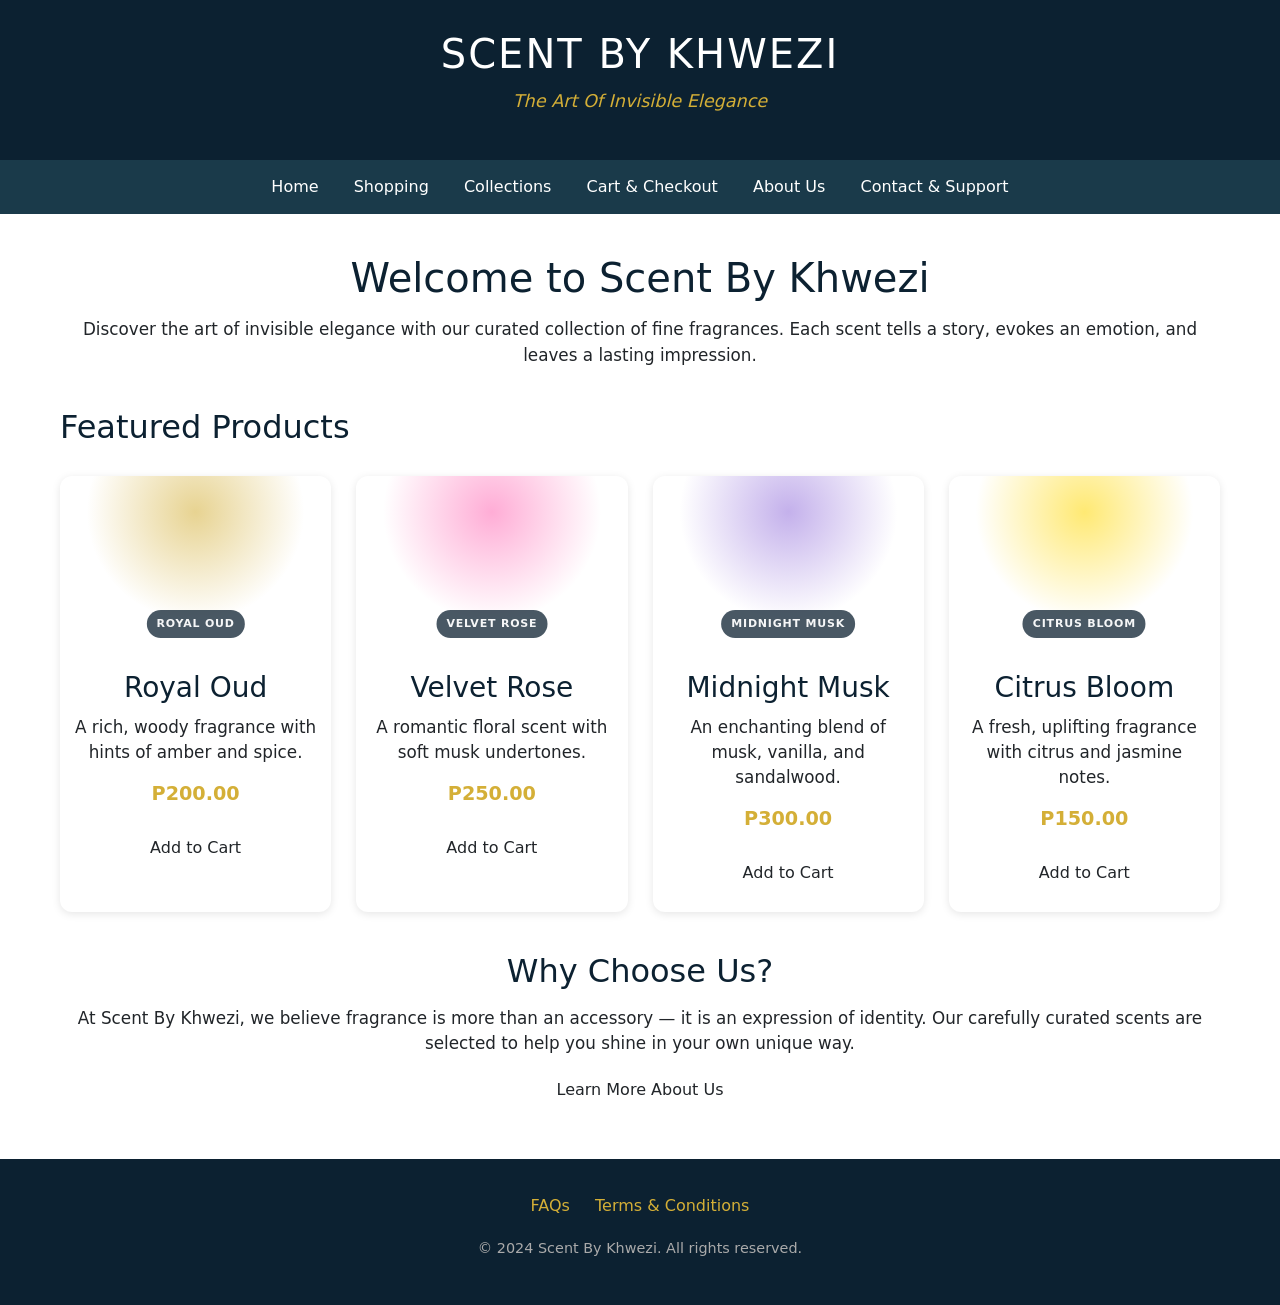
<file: index.html>
<!DOCTYPE html>
<html lang="en">
<head>
    <meta charset="UTF-8">
    <meta name="viewport" content="width=device-width, initial-scale=1">
    <title>Home - Scent By Khwezi</title>
    <link rel="stylesheet" href="style.css">

    <!-- Bootstrap 5 CSS -->
    <link href="https://cdn.jsdelivr.net/npm/bootstrap@5.3.3/dist/css/bootstrap.min.css" rel="stylesheet">
</head>
<body>

    <!-- Header Section -->
    <header>
        <h1>Scent By Khwezi</h1>
        <p>The Art Of Invisible Elegance</p>
    </header>

    <!-- Navigation -->
    <nav>
        <a href="index.html">Home</a>
        <a href="shopping.html">Shopping</a>
        <a href="collections.html">Collections</a>
        <a href="cart&checkout.html">Cart & Checkout</a>
        <a href="aboutus.html">About Us</a>
        <a href="contact.html">Contact & Support</a>
    </nav>

    <!-- Main Content -->
    <main>
        <section class="text-center">
            <h1>Welcome to Scent By Khwezi</h1>
            <p>Discover the art of invisible elegance with our curated collection of fine fragrances. Each scent tells a story, evokes an emotion, and leaves a lasting impression.</p>
        </section>

        <section>
            <h2>Featured Products</h2>
            <div class="product-grid">
                <div class="product-card">
                    <div class="perfume-img img-oud" data-name="Royal Oud"></div>
                    <h3>Royal Oud</h3>
                    <p>A rich, woody fragrance with hints of amber and spice.</p>
<p class="price">P200.00</p>
                    <button class="btn submit-btn">Add to Cart</button>
                </div>
                <div class="product-card">
                    <div class="perfume-img img-rose" data-name="Velvet Rose"></div>
                    <h3>Velvet Rose</h3>
                    <p>A romantic floral scent with soft musk undertones.</p>
<p class="price">P250.00</p>
                    <button class="btn submit-btn">Add to Cart</button>
                </div>
                <div class="product-card">
                    <div class="perfume-img img-musk" data-name="Midnight Musk"></div>
                    <h3>Midnight Musk</h3>
                    <p>An enchanting blend of musk, vanilla, and sandalwood.</p>
<p class="price">P300.00</p>
                    <button class="btn submit-btn">Add to Cart</button>
                </div>
                <div class="product-card">
                    <div class="perfume-img img-citrus" data-name="Citrus Bloom"></div>
                    <h3>Citrus Bloom</h3>
                    <p>A fresh, uplifting fragrance with citrus and jasmine notes.</p>
<p class="price">P150.00</p>
                    <button class="btn submit-btn">Add to Cart</button>
                </div>
        </section>

        <section class="text-center">
            <h2>Why Choose Us?</h2>
            <p>At Scent By Khwezi, we believe fragrance is more than an accessory — it is an expression of identity. Our carefully curated scents are selected to help you shine in your own unique way.</p>
            <p><a href="aboutus.html" class="btn submit-btn">Learn More About Us</a></p>
        </section>
    </main>

    <!-- Footer Section -->
    <footer>
        <div>
            <a href="faq.html">FAQs</a>
            <a href="terms.html">Terms & Conditions</a>
        </div>
        <p>&copy; 2024 Scent By Khwezi. All rights reserved.</p>
</footer>

    <!-- Bootstrap 5 JS bundle -->
    <script src="https://cdn.jsdelivr.net/npm/bootstrap@5.3.3/dist/js/bootstrap.bundle.min.js"></script>
    <!-- Shared JS -->
    <script src="app.js"></script>
</body>
</html>
</file>
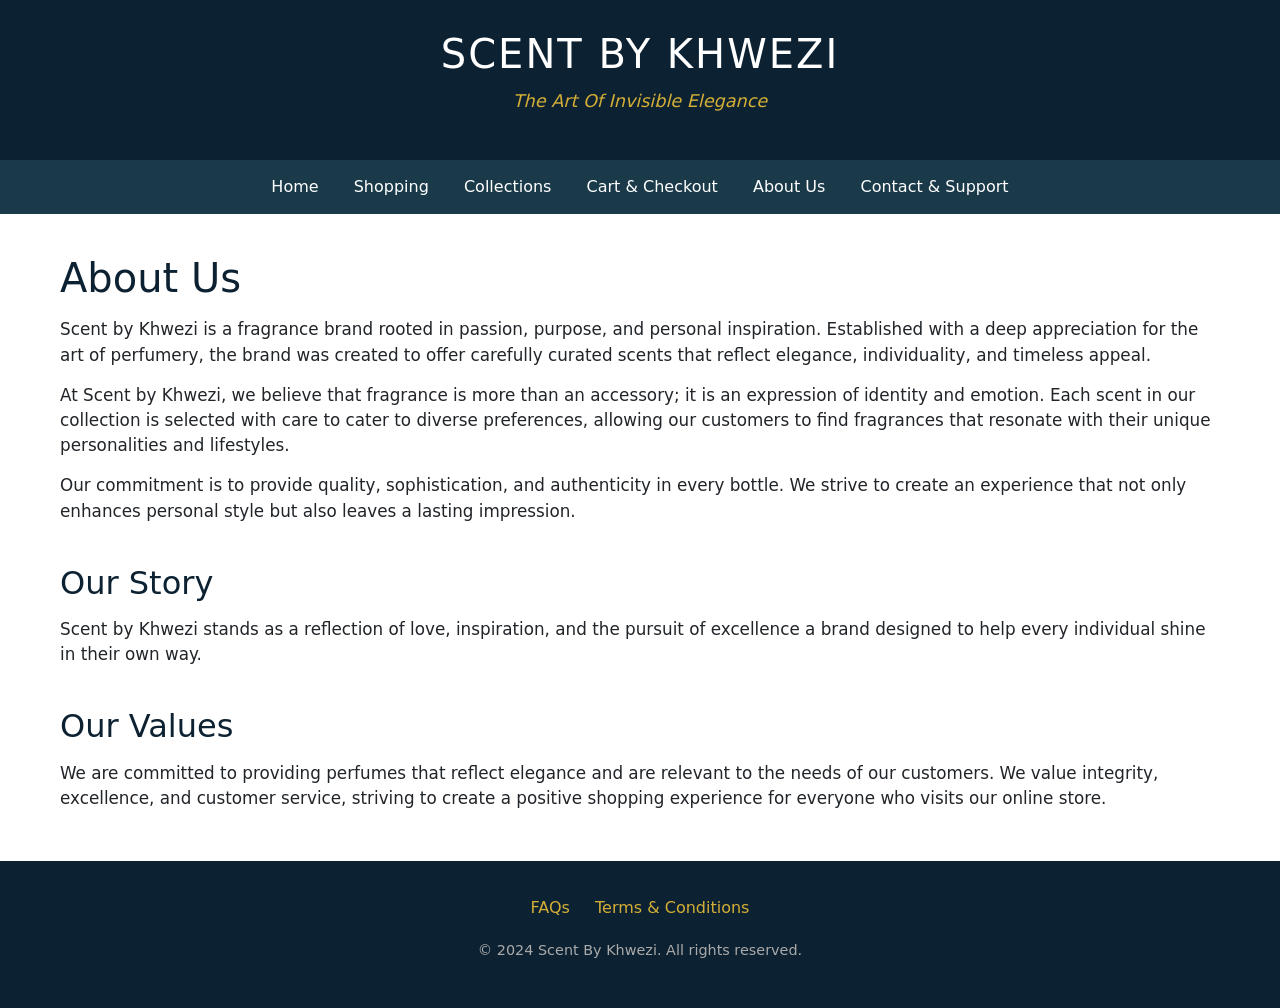
<file: aboutus.html>
<!DOCTYPE html>
<html lang="en">
<head>
    <meta charset="UTF-8">
    <meta name="viewport" content="width=device-width, initial-scale=1">
    <title>About Us - Scent By Khwezi</title>
    <link rel="stylesheet" href="style.css">

    <!-- Bootstrap 5 CSS -->
    <link href="https://cdn.jsdelivr.net/npm/bootstrap@5.3.3/dist/css/bootstrap.min.css" rel="stylesheet">
</head>
<body>

    <!-- Header Section -->
    <header>
        <h1>Scent By Khwezi</h1>
        <p>The Art Of Invisible Elegance</p>
    </header>

    <!-- Navigation -->
    <nav>
        <a href="index.html">Home</a>
        <a href="shopping.html">Shopping</a>
        <a href="collections.html">Collections</a>
        <a href="cart&checkout.html">Cart & Checkout</a>
        <a href="aboutus.html">About Us</a>
        <a href="contact.html">Contact & Support</a>
    </nav>

    <!-- Main Content -->
    <main>
        <section>
            <h1>About Us</h1>
            <p>Scent by Khwezi is a fragrance brand rooted in passion, purpose, and personal inspiration. Established with a deep appreciation for the art of perfumery, the brand was created to offer carefully curated scents that reflect elegance, individuality, and timeless appeal.</p>
            <p>At Scent by Khwezi, we believe that fragrance is more than an accessory; it is an expression of identity and emotion. Each scent in our collection is selected with care to cater to diverse preferences, allowing our customers to find fragrances that resonate with their unique personalities and lifestyles.</p>
            <p>Our commitment is to provide quality, sophistication, and authenticity in every bottle. We strive to create an experience that not only enhances personal style but also leaves a lasting impression.</p>
        </section>

        <section>
<h2>Our Story</h2>
            <p>Scent by Khwezi stands as a reflection of love, inspiration, and the pursuit of excellence a brand designed to help every individual shine in their own way.</p>
        </section>

        <section>
            <h2>Our Values</h2>
            <p>We are committed to providing perfumes that reflect elegance and are relevant to the needs of our customers. We value integrity, excellence, and customer service, striving to create a positive shopping experience for everyone who visits our online store.</p>
        </section>
    </main>

    <!-- Footer Section -->
    <footer>
        <div>
            <a href="faq.html">FAQs</a>
            <a href="terms.html">Terms & Conditions</a>
        </div>
        <p>&copy; 2024 Scent By Khwezi. All rights reserved.</p>
</footer>

    <!-- Bootstrap 5 JS bundle -->
    <script src="https://cdn.jsdelivr.net/npm/bootstrap@5.3.3/dist/js/bootstrap.bundle.min.js"></script>
    <!-- Shared JS -->
    <script src="app.js"></script>
</body>
</html>
</file>
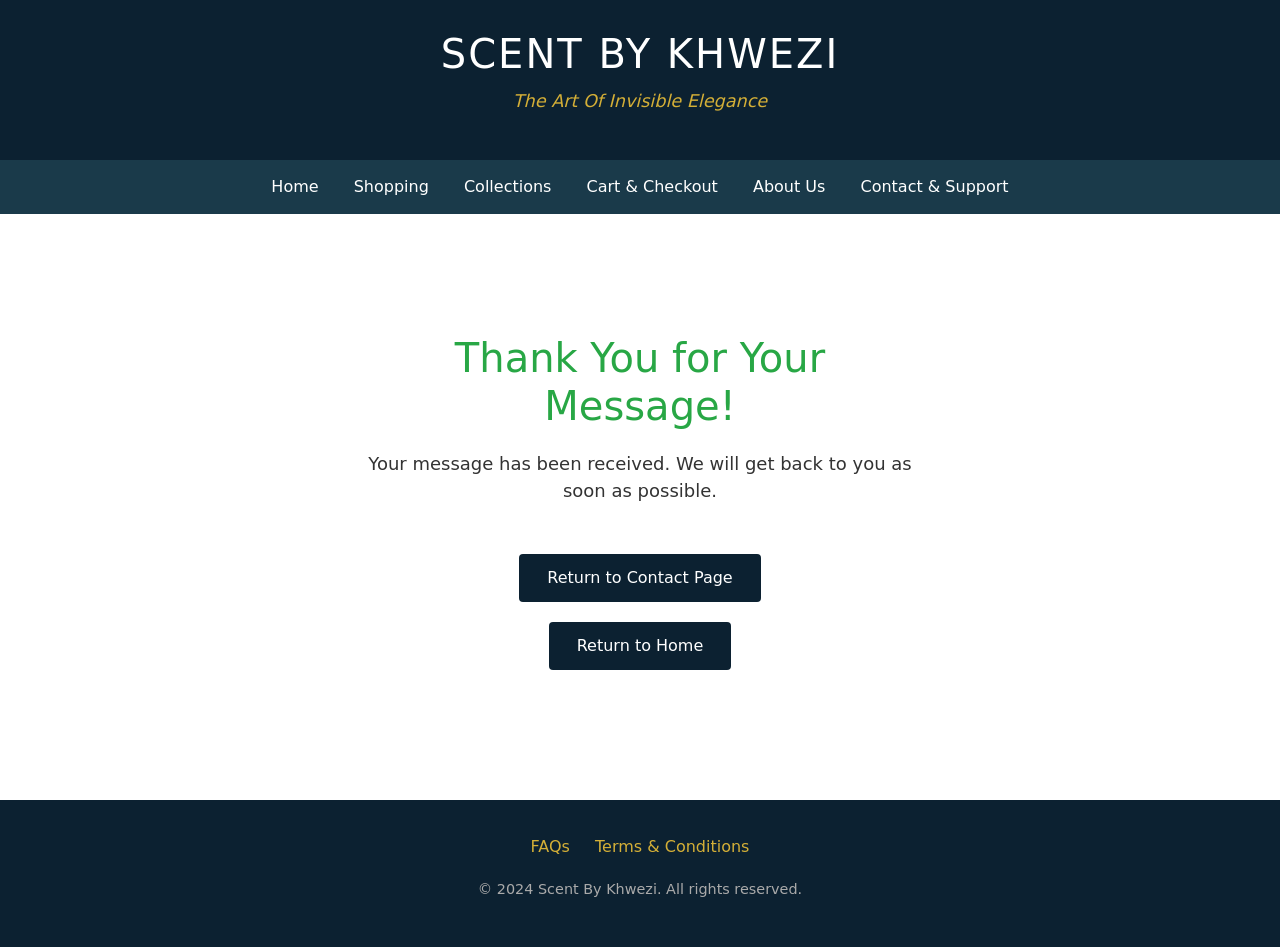
<file: acknowledgement.html>
<!DOCTYPE html>
<html lang="en">
<head>
    <meta charset="UTF-8">
    <meta name="viewport" content="width=device-width, initial-scale=1">
    <title>Thank You - Scent By Khwezi</title>
    <link rel="stylesheet" href="style.css">

    <!-- Bootstrap 5 CSS -->
    <link href="https://cdn.jsdelivr.net/npm/bootstrap@5.3.3/dist/css/bootstrap.min.css" rel="stylesheet">
    <style>

        .thank-you-container {
            text-align: center;
            padding: 80px 20px;
            max-width: 600px;
            margin: 0 auto;
        }

        .thank-you-container h1 {
            color: #28a745;
            margin-bottom: 20px;
        }

        .thank-you-container p {
            font-size: 18px;
            color: #333;
            margin-bottom: 30px;
        }

        .thank-you-container a {
            display: inline-block;
            margin-top: 20px;
            padding: 12px 28px;
            background-color: #0c2131;
            color: white;
            text-decoration: none;
            border-radius: 4px;
            transition: background-color 0.3s;
        }

        .thank-you-container a:hover {
            background-color: #1a3a4a;
        }
    </style>
</head>    
<body>

    <!-- Header Section -->
    <header>
        <h1>Scent By Khwezi</h1>
        <p>The Art Of Invisible Elegance</p>
    </header>

    <!-- Navigation -->
    <nav>
        <a href="index.html">Home</a>
        <a href="shopping.html">Shopping</a>
        <a href="collections.html">Collections</a>
        <a href="cart&checkout.html">Cart & Checkout</a>
        <a href="aboutus.html">About Us</a>
        <a href="contact.html">Contact & Support</a>
    </nav>

    <!-- Main Content -->
    <main>
        <div class="thank-you-container">
            <h1>Thank You for Your Message!</h1>
            <p>Your message has been received. We will get back to you as soon as possible.</p>
            <a href="contact.html">Return to Contact Page</a>
            <br>
            <a href="index.html">Return to Home</a>
        </div>
    </main>

    <!-- Footer Section -->
    <footer>
        <div>
            <a href="faq.html">FAQs</a>
            <a href="terms.html">Terms & Conditions</a>
        </div>
        <p>&copy; 2024 Scent By Khwezi. All rights reserved.</p>
</footer>

    <!-- Bootstrap 5 JS bundle -->
    <script src="https://cdn.jsdelivr.net/npm/bootstrap@5.3.3/dist/js/bootstrap.bundle.min.js"></script>
    <!-- Shared JS -->
    <script src="app.js"></script>
</body>
</html>
</file>
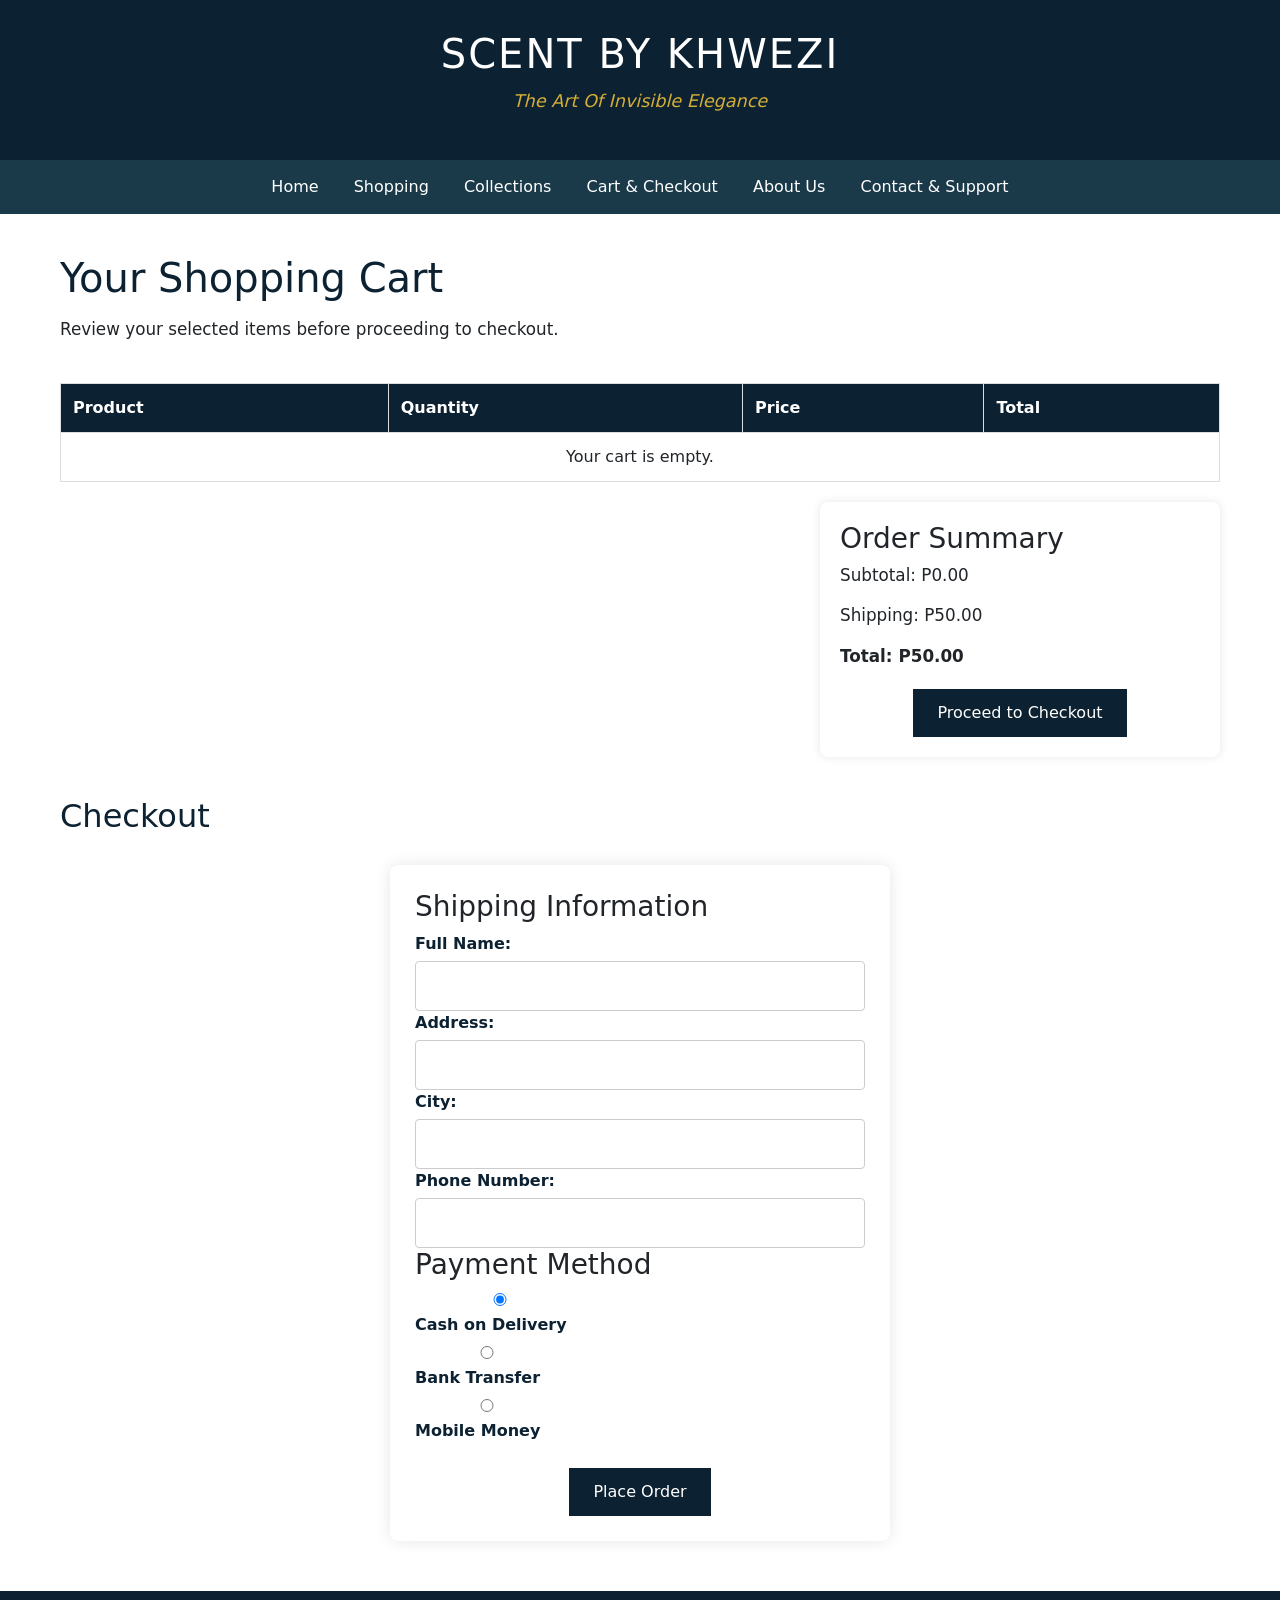
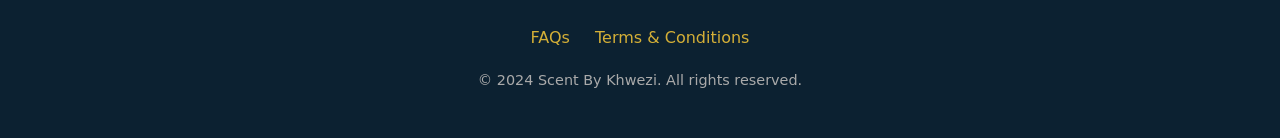
<file: cart&checkout.html>
<!DOCTYPE html>
<html lang="en">
<head>
    <meta charset="UTF-8">
    <meta name="viewport" content="width=device-width, initial-scale=1">
    <title>Cart & Checkout - Scent By Khwezi</title>
    <link rel="stylesheet" href="style.css">

    <!-- Bootstrap 5 CSS -->
    <link href="https://cdn.jsdelivr.net/npm/bootstrap@5.3.3/dist/css/bootstrap.min.css" rel="stylesheet">
</head>
<body>

    <!-- Header Section -->
    <header>
        <h1>Scent By Khwezi</h1>
        <p>The Art Of Invisible Elegance</p>
    </header>

    <!-- Navigation -->
    <nav>
        <a href="index.html">Home</a>
        <a href="shopping.html">Shopping</a>
        <a href="collections.html">Collections</a>
        <a href="cart&checkout.html">Cart & Checkout</a>
        <a href="aboutus.html">About Us</a>
        <a href="contact.html">Contact & Support</a>
    </nav>

    <!-- Main Content -->
    <main>
        <section>
            <h1>Your Shopping Cart</h1>
            <p>Review your selected items before proceeding to checkout.</p>
        </section>

        <section>
            <table class="cart-table">
                <thead>
                    <tr>
                        <th>Product</th>
                        <th>Quantity</th>
                        <th>Price</th>
                        <th>Total</th>
                    </tr>
                </thead>
                <tbody id="cartTableBody">
                    <tr>
                        <td colspan="4" style="text-align:center;">Loading cart...</td>
                    </tr>
                </tbody>
            </table>


            <div class="cart-summary">
                <h3>Order Summary</h3>
                <p>Subtotal: <span id="cartSubtotal">P0.00</span></p>
                <p>Shipping: <span id="cartShipping">P50.00</span></p>
                <p><strong>Total: <span id="cartTotal">P50.00</span></strong></p>

                <div class="button">
                    <button type="button" class="submit-btn" id="proceedCheckout">Proceed to Checkout</button>
                </div>

        </section>

        <section>
            <h2>Checkout</h2>
            <form action="acknowledgement.html" method="get" id="checkoutForm">

                <h3>Shipping Information</h3>
                <label for="fullname">Full Name:</label>
                <input type="text" id="fullname" name="fullname" required>

                <label for="address">Address:</label>
                <input type="text" id="address" name="address" required>

                <label for="city">City:</label>
                <input type="text" id="city" name="city" required>

                <label for="phone">Phone Number:</label>
                <input type="tel" id="phone" name="phone" required>

                <h3>Payment Method</h3>
                <label>
                    <input type="radio" name="payment" value="cod" checked> Cash on Delivery
                </label><br>
                <label>
                    <input type="radio" name="payment" value="bank"> Bank Transfer
                </label><br>
                <label>
                    <input type="radio" name="payment" value="mobile"> Mobile Money
                </label>

                <div class="button">
                    <button type="submit" class="submit-btn" id="placeOrderBtn">Place Order</button>
                </div>

            </form>
        </section>
    </main>

    <!-- Footer Section -->
    <footer>
        <div>
            <a href="faq.html">FAQs</a>
            <a href="terms.html">Terms & Conditions</a>
        </div>
        <p>&copy; 2024 Scent By Khwezi. All rights reserved.</p>
</footer>

    <!-- Bootstrap 5 JS bundle -->
    <script src="https://cdn.jsdelivr.net/npm/bootstrap@5.3.3/dist/js/bootstrap.bundle.min.js"></script>
    <!-- Shared JS -->
    <script src="app.js"></script>
    <script>
      // Cart page will be rendered by app.js (renderCartFromStorage)
    </script>
</body>
</html>
</file>
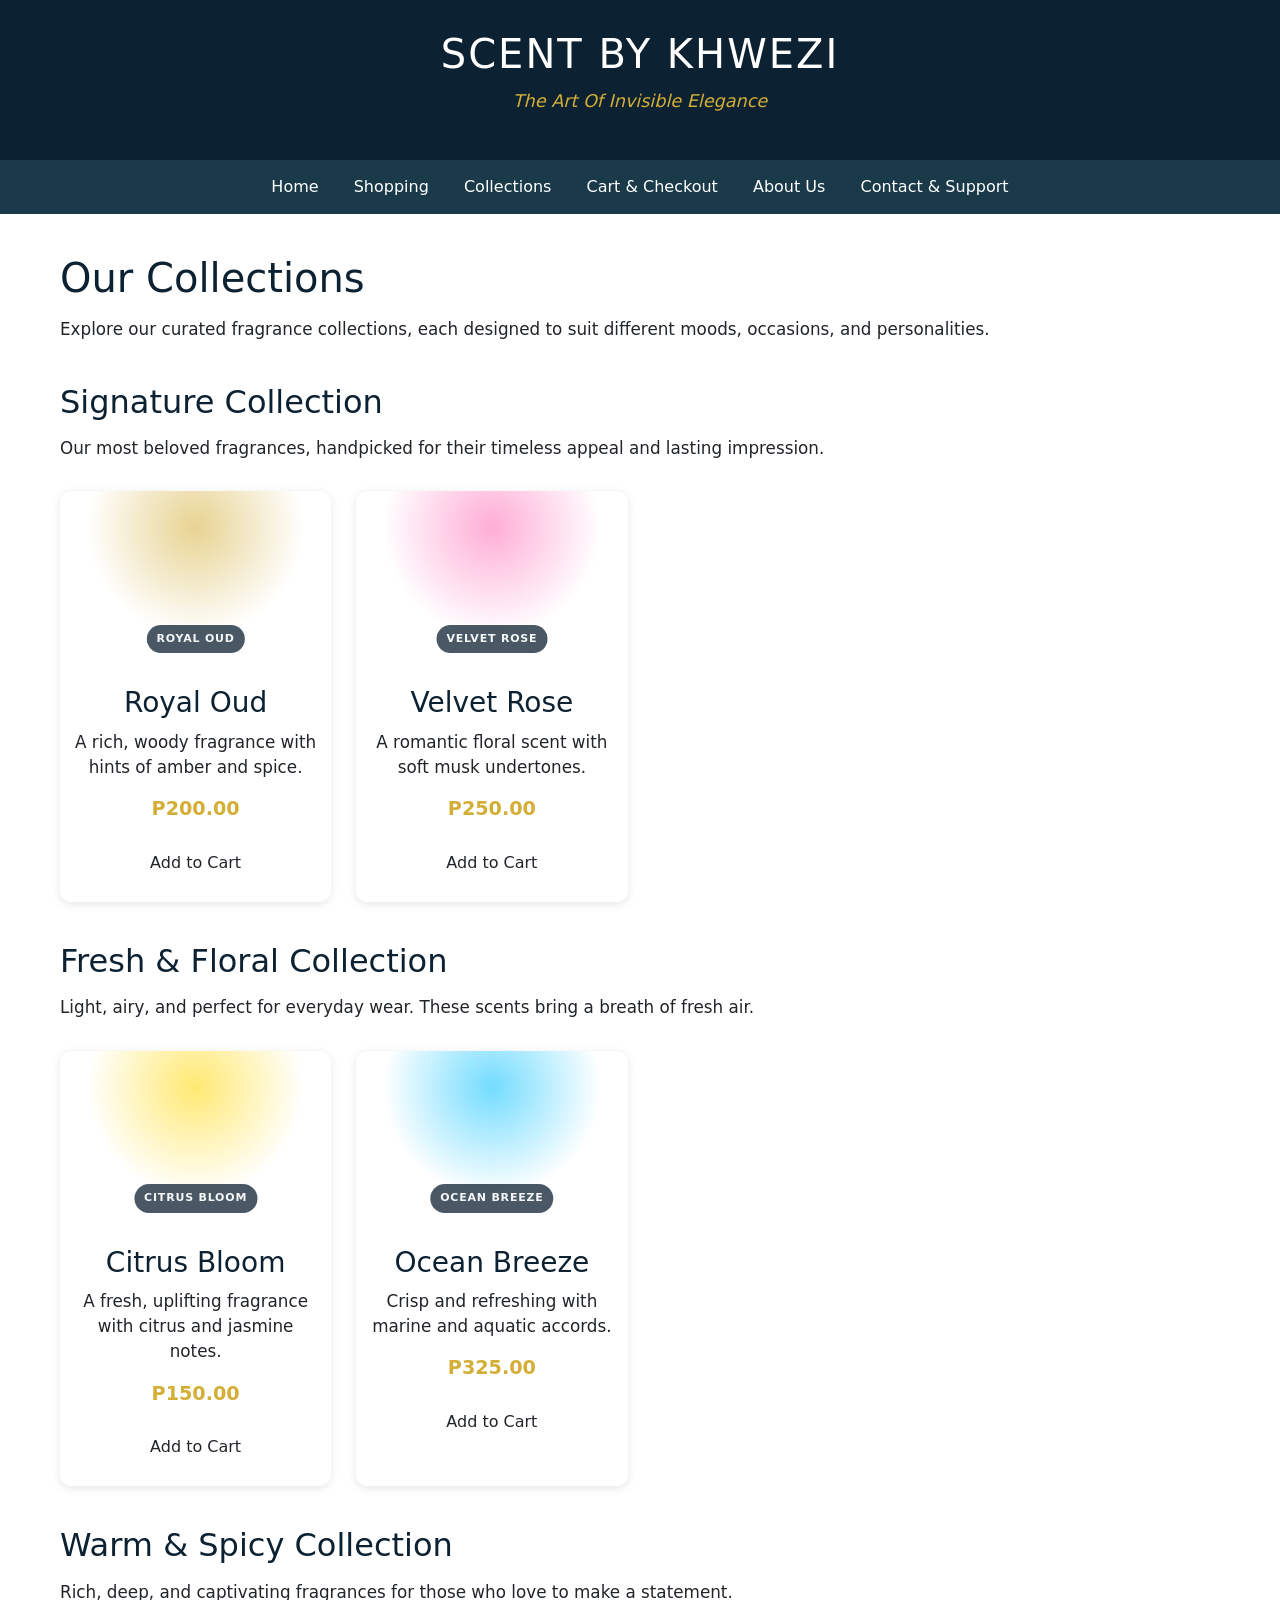
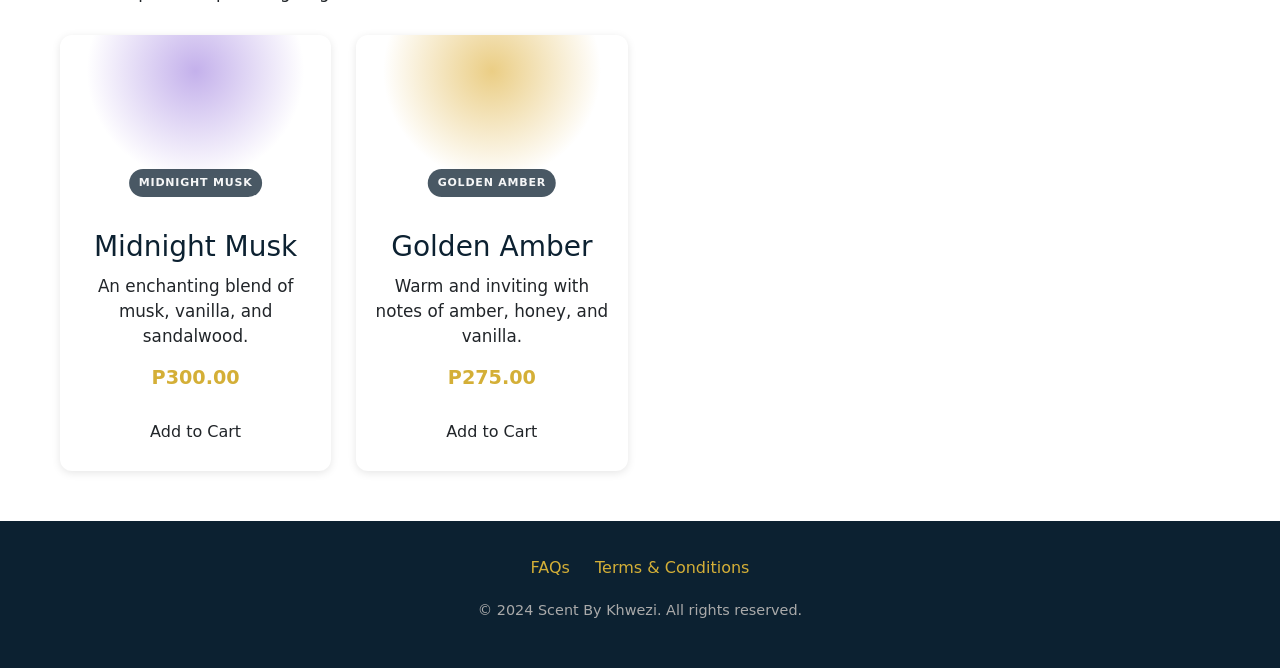
<file: collections.html>
<!DOCTYPE html>
<html lang="en">
<head>
    <meta charset="UTF-8">
    <meta name="viewport" content="width=device-width, initial-scale=1">
    <title>Collections - Scent By Khwezi</title>
    <link rel="stylesheet" href="style.css">

    <!-- Bootstrap 5 CSS -->
    <link href="https://cdn.jsdelivr.net/npm/bootstrap@5.3.3/dist/css/bootstrap.min.css" rel="stylesheet">
</head>
<body>

    <!-- Header Section -->
    <header>
        <h1>Scent By Khwezi</h1>
        <p>The Art Of Invisible Elegance</p>
    </header>

    <!-- Navigation -->
    <nav>
        <a href="index.html">Home</a>
        <a href="shopping.html">Shopping</a>
        <a href="collections.html">Collections</a>
        <a href="cart&checkout.html">Cart & Checkout</a>
        <a href="aboutus.html">About Us</a>
        <a href="contact.html">Contact & Support</a>
    </nav>

    <!-- Main Content -->
    <main>
        <section>
            <h1>Our Collections</h1>
            <p>Explore our curated fragrance collections, each designed to suit different moods, occasions, and personalities.</p>
        </section>

        <section>
            <h2>Signature Collection</h2>
            <p>Our most beloved fragrances, handpicked for their timeless appeal and lasting impression.</p>
            <div class="product-grid">
                <div class="product-card">
                    <div class="perfume-img img-oud" data-name="Royal Oud"></div>
                    <h3>Royal Oud</h3>
                    <p>A rich, woody fragrance with hints of amber and spice.</p>
<p class="price">P200.00</p>
                    <button class="btn submit-btn">Add to Cart</button>
                </div>
                <div class="product-card">
                    <div class="perfume-img img-rose" data-name="Velvet Rose"></div>
                    <h3>Velvet Rose</h3>
                    <p>A romantic floral scent with soft musk undertones.</p>
<p class="price">P250.00</p>
                    <button class="btn submit-btn">Add to Cart</button>
                </div>
        </section>

        <section>
            <h2>Fresh & Floral Collection</h2>
            <p>Light, airy, and perfect for everyday wear. These scents bring a breath of fresh air.</p>
            <div class="product-grid">
                <div class="product-card">
                    <div class="perfume-img img-citrus" data-name="Citrus Bloom"></div>
                    <h3>Citrus Bloom</h3>
                    <p>A fresh, uplifting fragrance with citrus and jasmine notes.</p>
<p class="price">P150.00</p>
                    <button class="btn submit-btn">Add to Cart</button>
                </div>
                <div class="product-card">
                    <div class="perfume-img img-ocean" data-name="Ocean Breeze"></div>
                    <h3>Ocean Breeze</h3>
                    <p>Crisp and refreshing with marine and aquatic accords.</p>
<p class="price">P325.00</p>
                    <button class="btn submit-btn">Add to Cart</button>
                </div>
        </section>

        <section>
            <h2>Warm & Spicy Collection</h2>
            <p>Rich, deep, and captivating fragrances for those who love to make a statement.</p>
            <div class="product-grid">
                <div class="product-card">
                    <div class="perfume-img img-musk" data-name="Midnight Musk"></div>
                    <h3>Midnight Musk</h3>
                    <p>An enchanting blend of musk, vanilla, and sandalwood.</p>
<p class="price">P300.00</p>
                    <button class="btn submit-btn">Add to Cart</button>
                </div>
                <div class="product-card">
                    <div class="perfume-img img-amber" data-name="Golden Amber"></div>
                    <h3>Golden Amber</h3>
                    <p>Warm and inviting with notes of amber, honey, and vanilla.</p>
<p class="price">P275.00</p>
                    <button class="btn submit-btn">Add to Cart</button>
                </div>
        </section>
    </main>

    <!-- Footer Section -->
    <footer>
        <div>
            <a href="faq.html">FAQs</a>
            <a href="terms.html">Terms & Conditions</a>
        </div>
        <p>&copy; 2024 Scent By Khwezi. All rights reserved.</p>
</footer>

    <!-- Bootstrap 5 JS bundle -->
    <script src="https://cdn.jsdelivr.net/npm/bootstrap@5.3.3/dist/js/bootstrap.bundle.min.js"></script>
    <!-- Shared JS -->
    <script src="app.js"></script>
</body>
</html>
</file>
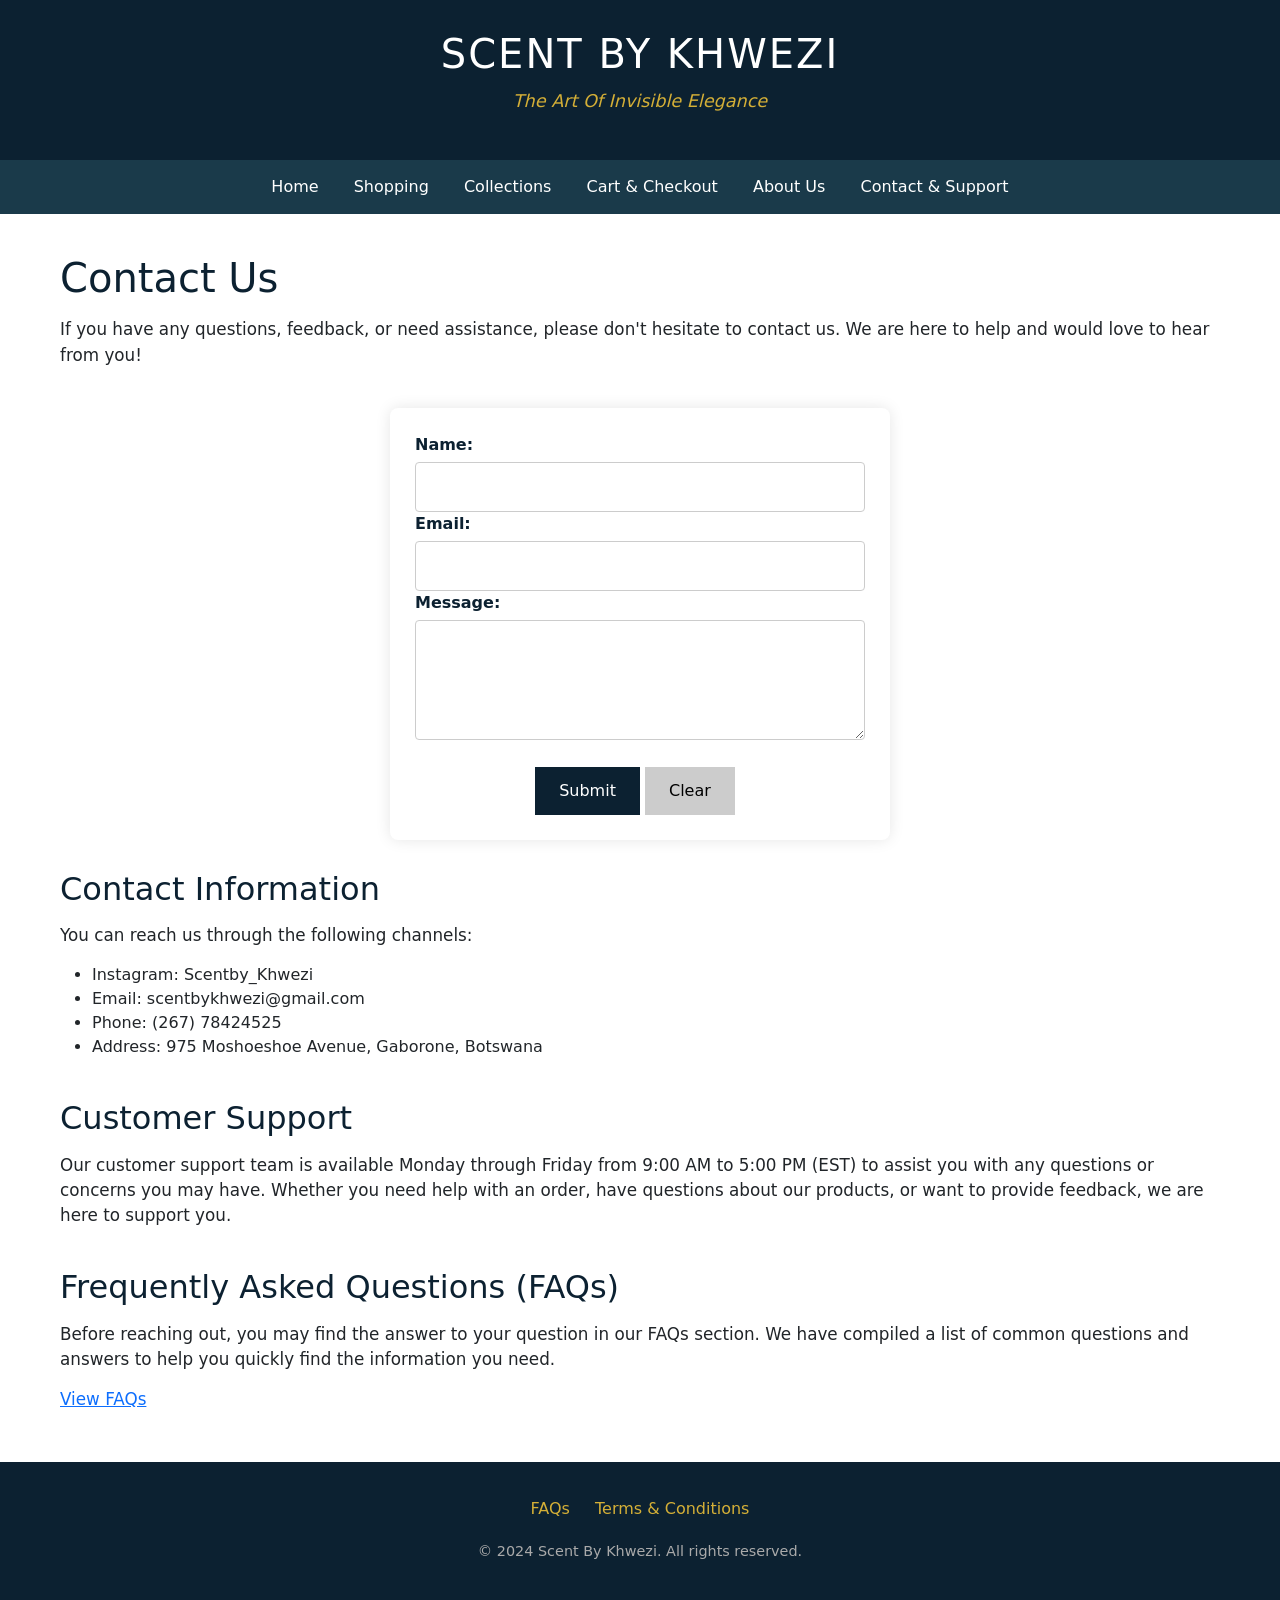
<file: contact.html>
<!DOCTYPE html>
<html lang="en">
<head>
    <meta charset="UTF-8">
    <meta name="viewport" content="width=device-width, initial-scale=1">
    <title>Contact Us - Scent By Khwezi</title>
    <link rel="stylesheet" href="style.css">

    <!-- Bootstrap 5 CSS -->
    <link href="https://cdn.jsdelivr.net/npm/bootstrap@5.3.3/dist/css/bootstrap.min.css" rel="stylesheet">
</head>
<body>

    <!-- Header Section -->
    <header>
        <h1>Scent By Khwezi</h1>
        <p>The Art Of Invisible Elegance</p>
    </header>

    <!-- Navigation -->
    <nav>
        <a href="index.html">Home</a>
        <a href="shopping.html">Shopping</a>
        <a href="collections.html">Collections</a>
        <a href="cart&checkout.html">Cart & Checkout</a>
        <a href="aboutus.html">About Us</a>
        <a href="contact.html">Contact & Support</a>
    </nav>

    <!-- Main Content -->
    <main>
        <section>
            <h1>Contact Us</h1>
            <p>If you have any questions, feedback, or need assistance, please don't hesitate to contact us. We are here to help and would love to hear from you!</p>
        </section>

        <form action="acknowledgement.html" method="get">
            <label for="name">Name:</label>
            <input type="text" id="name" name="name" required>

            <label for="email">Email:</label>
            <input type="email" id="email" name="email" required>

            <label for="message">Message:</label>
            <textarea id="message" name="message" required></textarea>

            <div class="button">
                <button type="submit" class="submit-btn">Submit</button>
                <button type="reset" class="clear-btn">Clear</button>
            </div>
        </form>

        <section>
            <h2>Contact Information</h2>
            <p>You can reach us through the following channels:</p>
            <ul>
                <li>Instagram: Scentby_Khwezi</li>
                <li>Email: scentbykhwezi@gmail.com</li>
                <li>Phone: (267) 78424525</li>
                <li>Address: 975 Moshoeshoe Avenue, Gaborone, Botswana</li>    
            </ul>
        </section>  

        <section>
            <h2>Customer Support</h2>
            <p>Our customer support team is available Monday through Friday from 9:00 AM to 5:00 PM (EST) to assist you with any questions or concerns you may have. Whether you need help with an order, have questions about our products, or want to provide feedback, we are here to support you.</p>
        </section>
        
        <section>
            <h2>Frequently Asked Questions (FAQs)</h2>
            <p>Before reaching out, you may find the answer to your question in our FAQs section. We have compiled a list of common questions and answers to help you quickly find the information you need.</p>
            <p><a href="faq.html">View FAQs</a></p>
        </section>
    </main>

    <!-- Footer Section -->
    <footer>
        <div>
            <a href="faq.html">FAQs</a>
            <a href="terms.html">Terms & Conditions</a>
        </div>
        <p>&copy; 2024 Scent By Khwezi. All rights reserved.</p>
</footer>

    <!-- Bootstrap 5 JS bundle -->
    <script src="https://cdn.jsdelivr.net/npm/bootstrap@5.3.3/dist/js/bootstrap.bundle.min.js"></script>
    <!-- Shared JS -->
    <script src="app.js"></script>
</body>
</html>
</file>
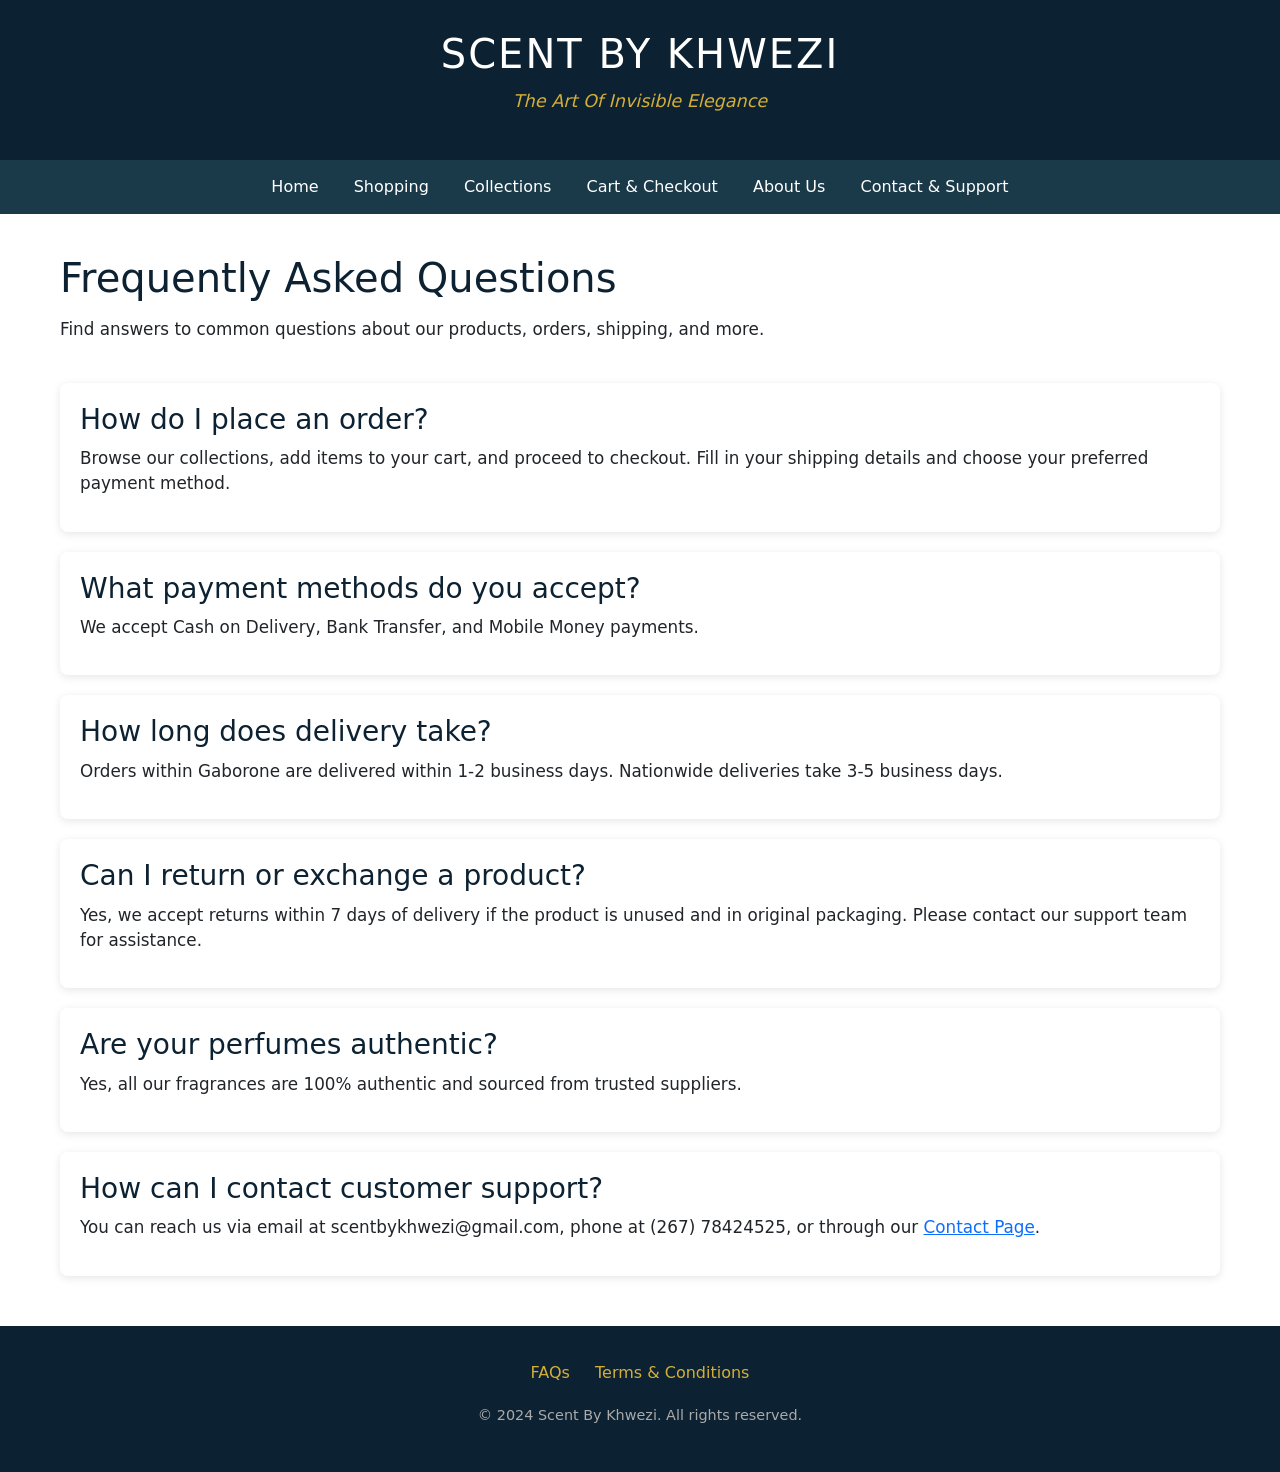
<file: faq.html>
<!DOCTYPE html>
<html lang="en">
<head>
    <meta charset="UTF-8">
    <meta name="viewport" content="width=device-width, initial-scale=1">
    <title>FAQs - Scent By Khwezi</title>
    <link rel="stylesheet" href="style.css">

    <!-- Bootstrap 5 CSS -->
    <link href="https://cdn.jsdelivr.net/npm/bootstrap@5.3.3/dist/css/bootstrap.min.css" rel="stylesheet">
    <style>
        .faq-item {
            background-color: white;
            padding: 20px;
            margin-bottom: 20px;
            border-radius: 8px;
            box-shadow: 0 2px 8px rgba(0,0,0,0.1);
        }
        .faq-item h3 {
            color: #0c2131;
            margin-bottom: 10px;
        }
    </style>
</head>
<body>

    <!-- Header Section -->
    <header>
        <h1>Scent By Khwezi</h1>
        <p>The Art Of Invisible Elegance</p>
    </header>

    <!-- Navigation -->
    <nav>
        <a href="index.html">Home</a>
        <a href="shopping.html">Shopping</a>
        <a href="collections.html">Collections</a>
        <a href="cart&checkout.html">Cart & Checkout</a>
        <a href="aboutus.html">About Us</a>
        <a href="contact.html">Contact & Support</a>
    </nav>

    <!-- Main Content -->
    <main>
        <section>
            <h1>Frequently Asked Questions</h1>
            <p>Find answers to common questions about our products, orders, shipping, and more.</p>
        </section>

        <section>
            <div class="faq-item">
                <h3>How do I place an order?</h3>
                <p>Browse our collections, add items to your cart, and proceed to checkout. Fill in your shipping details and choose your preferred payment method.</p>
            </div>

            <div class="faq-item">
                <h3>What payment methods do you accept?</h3>
                <p>We accept Cash on Delivery, Bank Transfer, and Mobile Money payments.</p>
            </div>

            <div class="faq-item">
                <h3>How long does delivery take?</h3>
                <p>Orders within Gaborone are delivered within 1-2 business days. Nationwide deliveries take 3-5 business days.</p>
            </div>

            <div class="faq-item">
                <h3>Can I return or exchange a product?</h3>
                <p>Yes, we accept returns within 7 days of delivery if the product is unused and in original packaging. Please contact our support team for assistance.</p>
            </div>

            <div class="faq-item">
                <h3>Are your perfumes authentic?</h3>
                <p>Yes, all our fragrances are 100% authentic and sourced from trusted suppliers.</p>
            </div>

            <div class="faq-item">
                <h3>How can I contact customer support?</h3>
                <p>You can reach us via email at scentbykhwezi@gmail.com, phone at (267) 78424525, or through our <a href="contact.html">Contact Page</a>.</p>
            </div>
        </section>
    </main>

    <!-- Footer Section -->
    <footer>
        <div>
            <a href="faq.html">FAQs</a>
            <a href="terms.html">Terms & Conditions</a>
        </div>
        <p>&copy; 2024 Scent By Khwezi. All rights reserved.</p>
</footer>

    <!-- Bootstrap 5 JS bundle -->
    <script src="https://cdn.jsdelivr.net/npm/bootstrap@5.3.3/dist/js/bootstrap.bundle.min.js"></script>
    <!-- Shared JS -->
    <script src="app.js"></script>
</body>
</html>
</file>
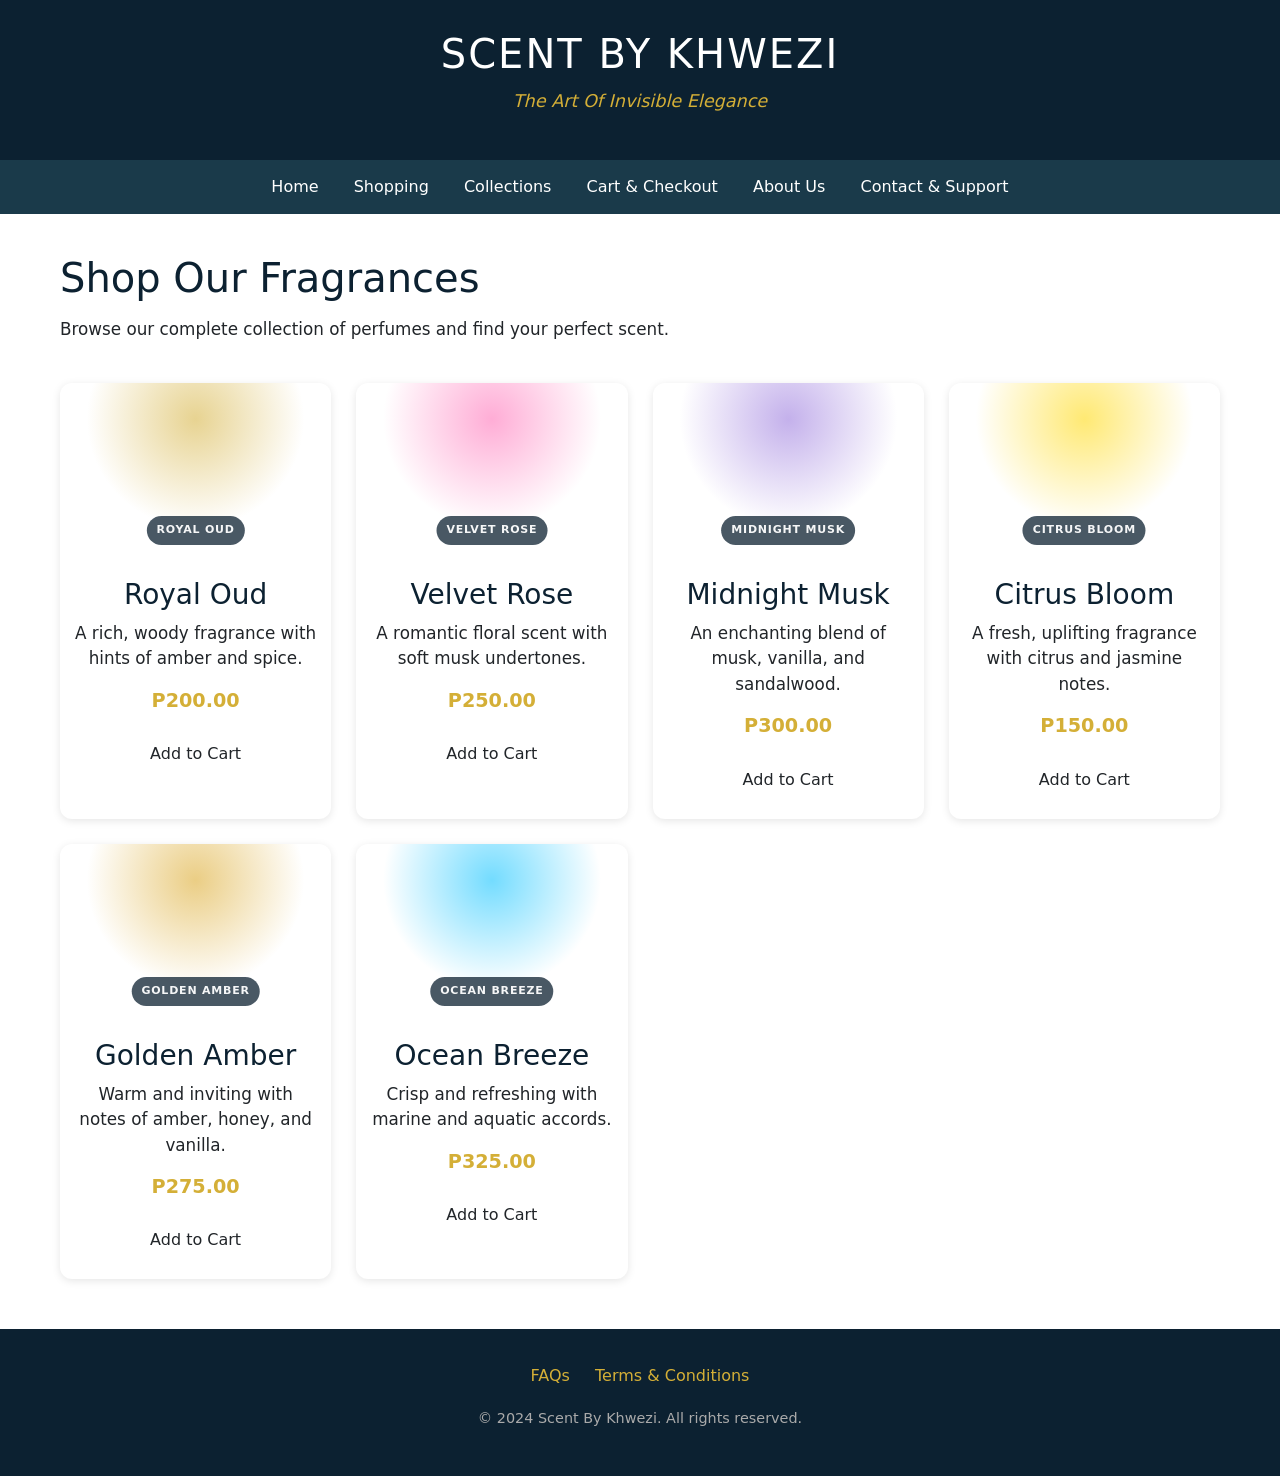
<file: shopping.html>
<!DOCTYPE html>
<html lang="en">
<head>
    <meta charset="UTF-8">
    <meta name="viewport" content="width=device-width, initial-scale=1">
    <title>Shopping - Scent By Khwezi</title>
    <link rel="stylesheet" href="style.css">

    <!-- Bootstrap 5 CSS -->
    <link href="https://cdn.jsdelivr.net/npm/bootstrap@5.3.3/dist/css/bootstrap.min.css" rel="stylesheet">
</head>
<body>

    <!-- Header Section -->
    <header>
        <h1>Scent By Khwezi</h1>
        <p>The Art Of Invisible Elegance</p>
    </header>

    <!-- Navigation -->
    <nav>
        <a href="index.html">Home</a>
        <a href="shopping.html">Shopping</a>
        <a href="collections.html">Collections</a>
        <a href="cart&checkout.html">Cart & Checkout</a>
        <a href="aboutus.html">About Us</a>
        <a href="contact.html">Contact & Support</a>
    </nav>

    <!-- Main Content -->
    <main>
        <section>
            <h1>Shop Our Fragrances</h1>
            <p>Browse our complete collection of perfumes and find your perfect scent.</p>
        </section>

        <section>
            <div class="product-grid">
                <div class="product-card">
                    <div class="perfume-img img-oud" data-name="Royal Oud"></div>
                    <h3>Royal Oud</h3>
                    <p>A rich, woody fragrance with hints of amber and spice.</p>
<p class="price">P200.00</p>
                    <button class="btn submit-btn">Add to Cart</button>
                </div>
                <div class="product-card">
                    <div class="perfume-img img-rose" data-name="Velvet Rose"></div>
                    <h3>Velvet Rose</h3>
                    <p>A romantic floral scent with soft musk undertones.</p>
<p class="price">P250.00</p>
                    <button class="btn submit-btn">Add to Cart</button>
                </div>
                <div class="product-card">
                    <div class="perfume-img img-musk" data-name="Midnight Musk"></div>
                    <h3>Midnight Musk</h3>
                    <p>An enchanting blend of musk, vanilla, and sandalwood.</p>
<p class="price">P300.00</p>
                    <button class="btn submit-btn">Add to Cart</button>
                </div>
                <div class="product-card">
                    <div class="perfume-img img-citrus" data-name="Citrus Bloom"></div>
                    <h3>Citrus Bloom</h3>
                    <p>A fresh, uplifting fragrance with citrus and jasmine notes.</p>
<p class="price">P150.00</p>
                    <button class="btn submit-btn">Add to Cart</button>
                </div>
                <div class="product-card">
                    <div class="perfume-img img-amber" data-name="Golden Amber"></div>
                    <h3>Golden Amber</h3>
                    <p>Warm and inviting with notes of amber, honey, and vanilla.</p>
<p class="price">P275.00</p>
                    <button class="btn submit-btn">Add to Cart</button>
                </div>
                <div class="product-card">
                    <div class="perfume-img img-ocean" data-name="Ocean Breeze"></div>
                    <h3>Ocean Breeze</h3>
                    <p>Crisp and refreshing with marine and aquatic accords.</p>
<p class="price">P325.00</p>
                    <button class="btn submit-btn">Add to Cart</button>
                </div>
        </section>
    </main>

    <!-- Footer Section -->
    <footer>
        <div>
            <a href="faq.html">FAQs</a>
            <a href="terms.html">Terms & Conditions</a>
        </div>
        <p>&copy; 2024 Scent By Khwezi. All rights reserved.</p>
</footer>

    <!-- Bootstrap 5 JS bundle -->
    <script src="https://cdn.jsdelivr.net/npm/bootstrap@5.3.3/dist/js/bootstrap.bundle.min.js"></script>
    <!-- Shared JS -->
    <script src="app.js"></script>
</body>
</html>
</file>
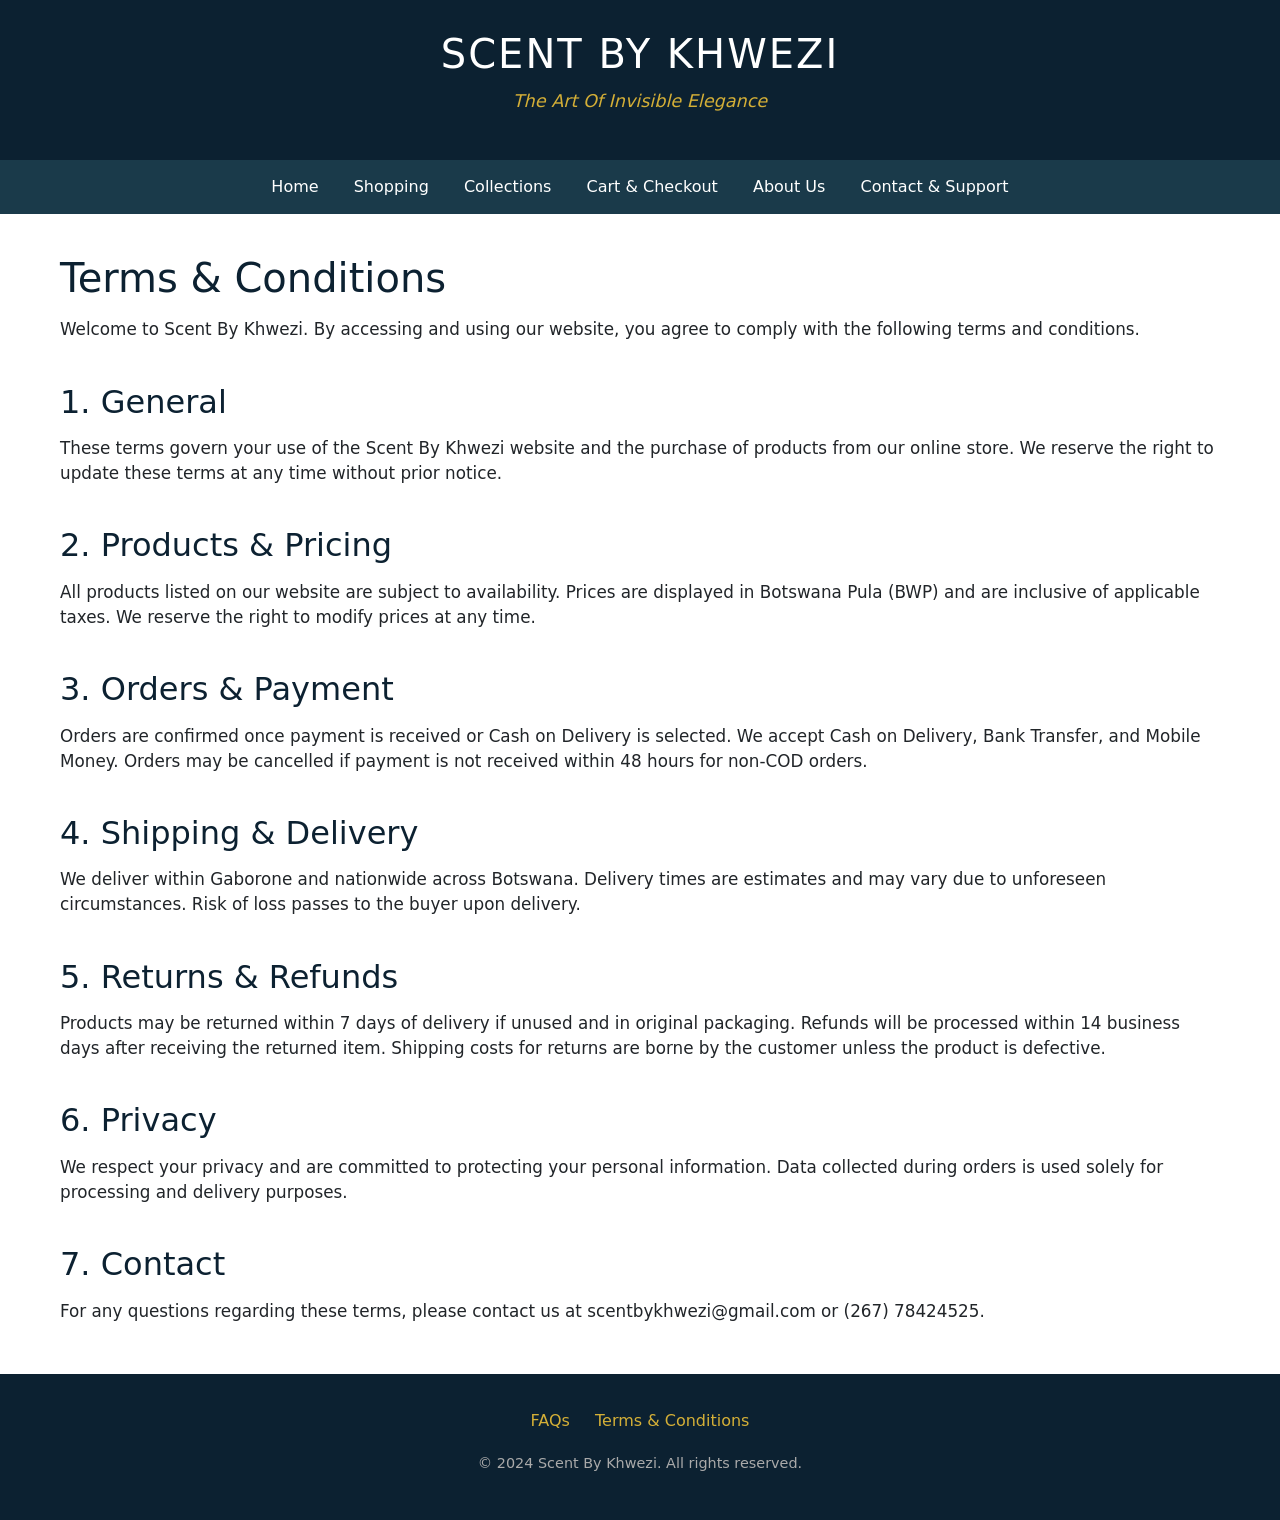
<file: terms.html>
<!DOCTYPE html>
<html lang="en">
<head>
    <meta charset="UTF-8">
    <meta name="viewport" content="width=device-width, initial-scale=1">
    <title>Terms & Conditions - Scent By Khwezi</title>
    <link rel="stylesheet" href="style.css">

    <!-- Bootstrap 5 CSS -->
    <link href="https://cdn.jsdelivr.net/npm/bootstrap@5.3.3/dist/css/bootstrap.min.css" rel="stylesheet">
</head>
<body>

    <!-- Header Section -->
    <header>
        <h1>Scent By Khwezi</h1>
        <p>The Art Of Invisible Elegance</p>
    </header>

    <!-- Navigation -->
    <nav>
        <a href="index.html">Home</a>
        <a href="shopping.html">Shopping</a>
        <a href="collections.html">Collections</a>
        <a href="cart&checkout.html">Cart & Checkout</a>
        <a href="aboutus.html">About Us</a>
        <a href="contact.html">Contact & Support</a>
    </nav>

    <!-- Main Content -->
    <main>
        <section>
            <h1>Terms & Conditions</h1>
            <p>Welcome to Scent By Khwezi. By accessing and using our website, you agree to comply with the following terms and conditions.</p>
        </section>

        <section>
            <h2>1. General</h2>
            <p>These terms govern your use of the Scent By Khwezi website and the purchase of products from our online store. We reserve the right to update these terms at any time without prior notice.</p>
        </section>

        <section>
            <h2>2. Products & Pricing</h2>
            <p>All products listed on our website are subject to availability. Prices are displayed in Botswana Pula (BWP) and are inclusive of applicable taxes. We reserve the right to modify prices at any time.</p>
        </section>

        <section>
            <h2>3. Orders & Payment</h2>
            <p>Orders are confirmed once payment is received or Cash on Delivery is selected. We accept Cash on Delivery, Bank Transfer, and Mobile Money. Orders may be cancelled if payment is not received within 48 hours for non-COD orders.</p>
        </section>

        <section>
            <h2>4. Shipping & Delivery</h2>
            <p>We deliver within Gaborone and nationwide across Botswana. Delivery times are estimates and may vary due to unforeseen circumstances. Risk of loss passes to the buyer upon delivery.</p>
        </section>

        <section>
            <h2>5. Returns & Refunds</h2>
            <p>Products may be returned within 7 days of delivery if unused and in original packaging. Refunds will be processed within 14 business days after receiving the returned item. Shipping costs for returns are borne by the customer unless the product is defective.</p>
        </section>

        <section>
            <h2>6. Privacy</h2>
            <p>We respect your privacy and are committed to protecting your personal information. Data collected during orders is used solely for processing and delivery purposes.</p>
        </section>

        <section>
            <h2>7. Contact</h2>
            <p>For any questions regarding these terms, please contact us at scentbykhwezi@gmail.com or (267) 78424525.</p>
        </section>
    </main>

    <!-- Footer Section -->
    <footer>
        <div>
            <a href="faq.html">FAQs</a>
            <a href="terms.html">Terms & Conditions</a>
        </div>
        <p>&copy; 2024 Scent By Khwezi. All rights reserved.</p>
</footer>

    <!-- Bootstrap 5 JS bundle -->
    <script src="https://cdn.jsdelivr.net/npm/bootstrap@5.3.3/dist/js/bootstrap.bundle.min.js"></script>
    <!-- Shared JS -->
    <script src="app.js"></script>
</body>
</html>
</file>
<file: style.css>
/* Global Styles */
* {
    margin: 0;
    padding: 0;
    box-sizing: border-box;
}

body {
    font-family: 'Segoe UI', Tahoma, Geneva, Verdana, sans-serif;
    background-color: #f8f5f2;
    color: #333;
    line-height: 1.6;
}

/* Header */
header {
    background-color: #0c2131;
    color: #fff;
    text-align: center;
    padding: 30px 20px;
}

header h1 {
    font-size: 2.5em;
    margin-bottom: 10px;
    letter-spacing: 2px;
    text-transform: uppercase;
}

header p {
    font-size: 1.1em;
    color: #d4af37;
    font-style: italic;
}

/* Navigation */
nav {
    background-color: #1a3a4a;
    text-align: center;
    padding: 15px 0;
}

nav a {
    color: #fff;
    text-decoration: none;
    margin: 0 15px;
    font-size: 1em;
    text-transform: capitalize;
    transition: color 0.3s;
}

nav a:hover {
    color: #d4af37;
}

/* Main Content */
main {
    max-width: 1200px;
    margin: 40px auto;
    padding: 0 20px;
    min-height: 400px;
}

section {
    margin-bottom: 40px;
}

section h1, section h2 {
    color: #0c2131;
    margin-bottom: 15px;
}

section p {
    margin-bottom: 15px;
    font-size: 1.05em;
}

/* Buttons */
.button {
    margin-top: 20px;
    text-align: center;
}

button, .btn {
    font-size: 16px;
    padding: 12px 24px;
    border: none;
    border-radius: 4px;
    cursor: pointer;
    transition: opacity 0.3s;
}

.submit-btn {
    background-color: #0c2131;
    color: white;
}

.clear-btn {
    background-color: #ccc;
    color: black;
    margin-right: 10px;
}

button:hover, .btn:hover {
    opacity: 0.9;
}

/* Forms */
form {
    background-color: white;
    padding: 25px;
    border-radius: 8px;
    width: 100%;
    max-width: 500px;
    margin: 30px auto;
    box-shadow: 0 0 15px rgba(0, 0, 0, 0.1);
}

label {
    display: block;
    margin-bottom: 5px;
    font-weight: bold;
    color: #0c2131;
}

input, textarea, select {
    width: 100%;
    padding: 12px;
    margin-bottom: 18px;
    border: 1px solid #ccc;
    border-radius: 4px;
    font-family: inherit;
    font-size: 1em;
}

textarea {
    height: 120px;
    resize: vertical;
}

/* Cart Styles */
.cart-table {
    width: 100%;
    border-collapse: collapse;
    margin: 20px 0;
}

/* Cart rendering (app.js) */
.cart-product-cell {
    display: flex;
    align-items: center;
    gap: 12px;
}

.cart-bottle-wrap {
    position: relative;
    width: 52px;
    height: 52px;
    flex-shrink: 0;
}

.cart-bottle-img {
    width: 52px;
    height: 52px;
    object-fit: contain;
    border-radius: 8px;
}

.cart-bottle-label {
    position: absolute;
    left: 50%;
    bottom: -10px;
    transform: translateX(-50%);
    background: rgba(12, 33, 49, 0.85);
    color: #fff;
    font-size: 9px;
    font-weight: 800;
    padding: 3px 6px;
    border-radius: 999px;
    max-width: 70px;
    white-space: nowrap;
    overflow: hidden;
    text-overflow: ellipsis;
    pointer-events: none;
} 


.cart-product-meta {
    display: flex;
    flex-direction: column;
    gap: 6px;
}

.cart-qty-controls {
    display: flex;
    align-items: center;
    gap: 10px;
}

.cart-qty-btn {
    min-width: 34px;
    padding: 6px 10px;
}

.cart-qty-value {
    font-weight: bold;
    min-width: 20px;
    text-align: center;
}

.cart-remove-btn {
    background-color: #ccc;
    color: #000;
}

.cart-remove-btn:hover {
    opacity: 0.9;
}



.cart-table th, .cart-table td {
    border: 1px solid #ddd;
    padding: 12px;
    text-align: left;
}

.cart-table th {
    background-color: #0c2131;
    color: white;
}

.cart-table tr:nth-child(even) {
    background-color: #f2f2f2;
}

.cart-summary {
    background-color: white;
    padding: 20px;
    border-radius: 8px;
    box-shadow: 0 0 10px rgba(0,0,0,0.1);
    max-width: 400px;
    margin-left: auto;
}

/* Product Grid */
.product-grid {
    display: grid;
    grid-template-columns: repeat(auto-fill, minmax(260px, 1fr));
    gap: 25px;
    margin-top: 30px;
}

.product-card {
    background-color: white;
    border-radius: 12px;
    padding: 0 0 20px 0;
    box-shadow: 0 2px 8px rgba(0,0,0,0.1);
    text-align: center;
    transition: transform 0.3s;
    overflow: hidden;
}

.product-card:hover {
    transform: translateY(-5px);
}

/* Perfume Image (Bottle) */
.perfume-img {
    width: 100%;
    height: 180px;
    display: flex;
    align-items: center;
    justify-content: center;
    position: relative;
    margin-bottom: 15px;

    /* Provided universal bottle image */
    background-image: url("https://thumbs.dreamstime.com/b/crystal-clear-perfume-bottle-pink-cap-white-background-modern-fragrance-design-mockup-elegant-transparent-half-full-331843416.jpg");
    background-size: contain;
    background-repeat: no-repeat;
    background-position: center;
}

/* Bottle name label */
.perfume-img::after {
    content: attr(data-name);
    position: absolute;
    bottom: 18px;
    left: 50%;
    transform: translateX(-50%);
    font-size: 11px;
    font-weight: 800;
    text-transform: uppercase;
    letter-spacing: 0.8px;
    color: rgba(255,255,255,0.95);
    background: rgba(12, 33, 49, 0.75);
    padding: 6px 10px;
    border-radius: 999px;
    text-shadow: none;
    z-index: 2;
    white-space: nowrap;
}

/* Remove old placeholder emoji overlay */
.perfume-img::before {
    content: "";
}

/* Bottle colour accents (overlay tint) */
.img-oud   { --bottle-accent: rgba(212,175,55,0.55); }
.img-rose  { --bottle-accent: rgba(255,105,180,0.55); }
.img-musk  { --bottle-accent: rgba(147,112,219,0.55); }
.img-citrus{ --bottle-accent: rgba(255,215,0,0.55); }
.img-amber { --bottle-accent: rgba(218,165,32,0.55); }
.img-ocean { --bottle-accent: rgba(0,191,255,0.55); }

/* Apply accent tint behind label */
.perfume-img {
    background-color: transparent;
    box-shadow: inset 0 0 0 999px rgba(0,0,0,0);
}

.perfume-img::before {
    content: "";
    position: absolute;
    inset: 0;
    background: radial-gradient(circle at 50% 20%, var(--bottle-accent, rgba(212,175,55,0.4)), transparent 55%);
    z-index: 1;
}

.product-card h3 {
    color: #0c2131;
    margin: 10px 0;
    padding: 0 15px;
}

.product-card p {
    padding: 0 15px;
}

.product-card .price {
    color: #d4af37;
    font-weight: bold;
    font-size: 1.2em;
    margin: 10px 0;
}

.product-card .btn {
    margin-top: 10px;
}

/* Footer */
footer {
    background-color: #0c2131;
    color: #fff;
    text-align: center;
    padding: 30px 20px;
    margin-top: 50px;
}

footer a {
    color: #d4af37;
    text-decoration: none;
    display: inline-block;
    margin: 5px 10px;
}

footer a:hover {
    text-decoration: underline;
}

footer p {
    margin-top: 15px;
    font-size: 0.9em;
    color: #aaa;
}

/* Utility Classes */
.text-center {
    text-align: center;
}

.mt-20 {
    margin-top: 20px;
}

.mb-20 {
    margin-bottom: 20px;
}

/* Responsive */
@media (max-width: 768px) {
    header h1 {
        font-size: 1.8em;
    }
    
    nav a {
        display: block;
        margin: 8px 0;
    }
    
    .product-grid {
        grid-template-columns: 1fr;
    }
}
</file>
